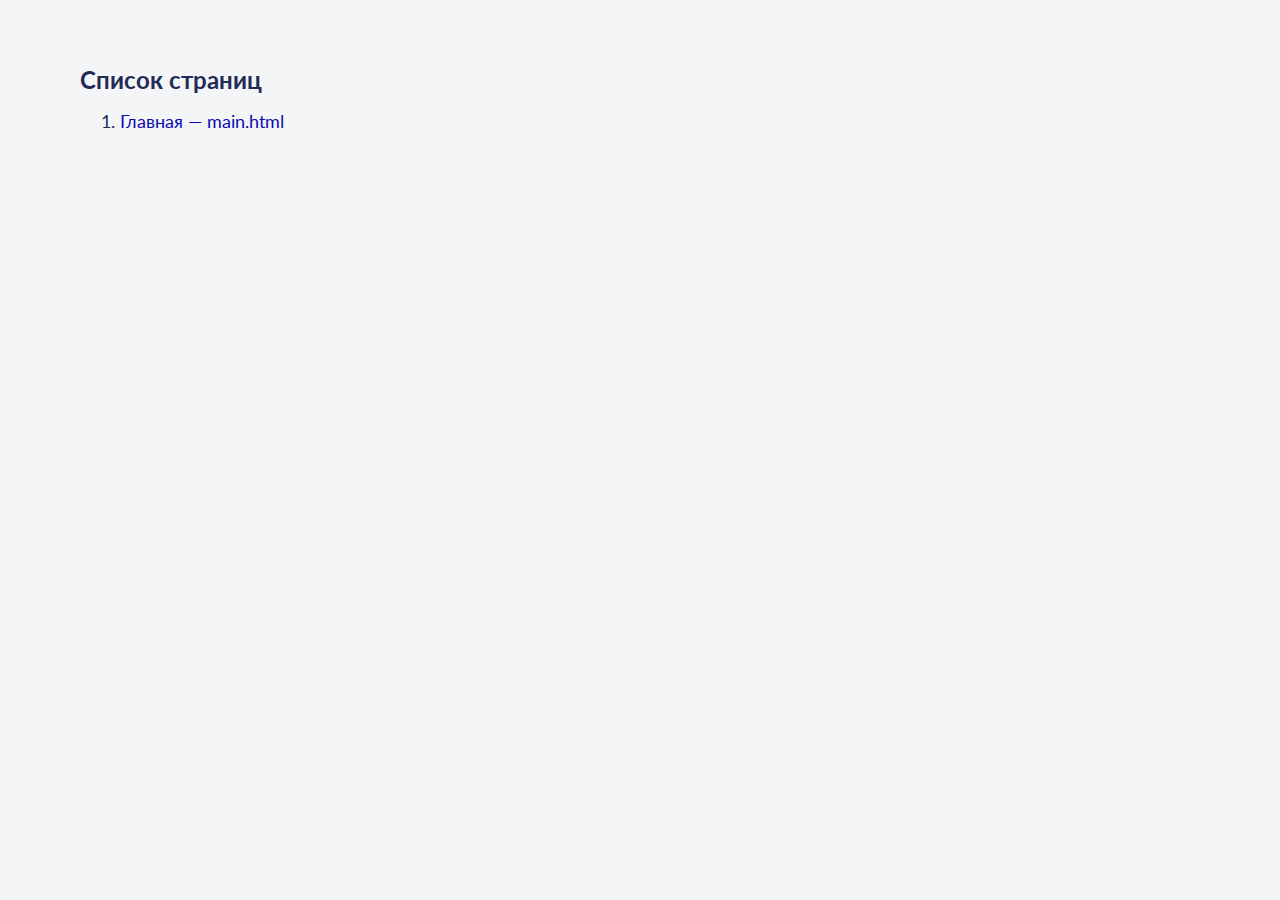
<file: index.html>
<!DOCTYPE html>
<html lang="en">
  <head>
    <title>Список страниц</title>
    <meta charset="utf-8">
    <meta name="viewport" content="width=device-width, initial-scale=1.0">
    <meta http-equiv="X-UA-Compatible" content="ie=edge">
    <meta name="description" content="Personal profile of Finom client">
    <link rel="preload" href="fonts/Lato-Regular.woff2" as="font" crossorigin="anonymous">
    <link rel="preload" href="fonts/Lato-Semibold.woff2" as="font" crossorigin="anonymous">
    <link rel="preload" href="fonts/Lato-Bold.woff2" as="font" crossorigin="anonymous">
    <link rel="preload" href="fonts/montserrat-700.woff2" as="font" crossorigin="anonymous">
    <link rel="stylesheet" href="css/style.min.css">
  </head>
  <body>
    <div class="visually-hidden"><svg xmlns="http://www.w3.org/2000/svg" xmlns:xlink="http://www.w3.org/1999/xlink"><symbol id="icon-burger" viewBox="0 0 28 22">
<line y1="1" x2="28" y2="1" stroke="currentColor" stroke-width="2"/>
<line y1="11" x2="28" y2="11" stroke="currentColor" stroke-width="2"/>
<line y1="21" x2="28" y2="21" stroke="currentColor" stroke-width="2"/>
</symbol><symbol id="icon-chat" viewBox="0 0 21 25">
<path d="M21 24.25C21 24.25 17.4647 22.8588 14.6046 21.7444H2.57812C1.15441 21.7444 0 20.5204 0 19.0108V2.98358C0 1.47398 1.15441 0.25 2.57812 0.25H18.4211C19.8448 0.25 20.9993 1.47398 20.9993 2.98358V16.7868L21 24.25ZM17.8961 15.2636C17.6482 14.9579 17.2156 14.9225 16.9269 15.1844C16.9044 15.2044 14.6653 17.1956 10.4993 17.1956C6.38491 17.1956 4.11134 15.2188 4.07083 15.1828C3.78221 14.9222 3.35071 14.9579 3.10319 15.2628C2.98435 15.4094 2.92534 15.6005 2.93928 15.7937C2.95323 15.9869 3.03897 16.1662 3.17745 16.2916C3.28397 16.3876 5.83058 18.654 10.4993 18.654C15.1687 18.654 17.7153 16.3876 17.8218 16.2916C17.9601 16.1662 18.0456 15.9871 18.0596 15.7941C18.0735 15.6011 18.0147 15.4101 17.8961 15.2636Z" fill="white"/>
<path d="M21 24.25C21 24.25 17.4647 22.8588 14.6046 21.7444H2.57812C1.15441 21.7444 0 20.5204 0 19.0108V2.98358C0 1.47398 1.15441 0.25 2.57812 0.25H18.4211C19.8448 0.25 20.9993 1.47398 20.9993 2.98358V16.7868L21 24.25ZM17.8961 15.2636C17.6482 14.9579 17.2156 14.9225 16.9269 15.1844C16.9044 15.2044 14.6653 17.1956 10.4993 17.1956C6.38491 17.1956 4.11134 15.2188 4.07083 15.1828C3.78221 14.9222 3.35071 14.9579 3.10319 15.2628C2.98435 15.4094 2.92534 15.6005 2.93928 15.7937C2.95323 15.9869 3.03897 16.1662 3.17745 16.2916C3.28397 16.3876 5.83058 18.654 10.4993 18.654C15.1687 18.654 17.7153 16.3876 17.8218 16.2916C17.9601 16.1662 18.0456 15.9871 18.0596 15.7941C18.0735 15.6011 18.0147 15.4101 17.8961 15.2636Z" fill="white"/>
</symbol><symbol id="icon-check" viewBox="0 0 14 10">
<path d="M5 10.0001C4.74 10.0001 4.49 9.90007 4.29 9.71007L0.289998 5.71007C-0.100002 5.32007 -0.100002 4.69007 0.289998 4.30007C0.679998 3.91007 1.30999 3.91007 1.69999 4.30007L5 7.59007L12.29 0.300068C12.68 -0.0899316 13.31 -0.0899316 13.7 0.300068C14.09 0.690068 14.09 1.32007 13.7 1.71007L5.69999 9.71007C5.50999 9.90007 5.26 10.0001 5 10.0001Z" fill="#758EF0"/>
</symbol><symbol id="icon-cross-bold" viewBox="0 0 9 8">
<path d="M5.44118 4L8.30476 1.13642C8.56508 0.876095 8.56508 0.455569 8.30476 0.195244C8.04443 -0.0650813 7.6239 -0.0650813 7.36358 0.195244L4.5 3.05882L1.63642 0.195244C1.3761 -0.0650813 0.95557 -0.0650813 0.695244 0.195244C0.434919 0.455569 0.434919 0.876095 0.695244 1.13642L3.55882 4L0.695244 6.86358C0.434919 7.1239 0.434919 7.54443 0.695244 7.80476C0.95557 8.06508 1.3761 8.06508 1.63642 7.80476L4.5 4.94118L7.36358 7.80476C7.6239 8.06508 8.04443 8.06508 8.30476 7.80476C8.56508 7.54443 8.56508 7.1239 8.30476 6.86358L5.44118 4Z" fill="currentColor"/>
</symbol><symbol id="icon-cross" viewBox="0 0 14 14">
<path d="M13 1L1 13" stroke="currentColor" stroke-width="1.2" stroke-linecap="round" stroke-linejoin="round"/>
<path d="M1 1L13 13" stroke="currentColor" stroke-width="1.2" stroke-linecap="round" stroke-linejoin="round"/>
</symbol><symbol id="icon-dropdown" viewBox="0 0 10 6">
<path d="M5.00751 6C4.74712 6 4.49675 5.89987 4.29645 5.70964L0.290437 1.70463C-0.100149 1.31414 -0.100149 0.683354 0.290437 0.292866C0.681023 -0.097622 1.31197 -0.097622 1.70255 0.292866L4.99749 3.58698L8.29244 0.292866C8.68302 -0.097622 9.31397 -0.097622 9.70456 0.292866C10.0951 0.683354 10.0951 1.31414 9.70456 1.70463L5.69855 5.70964C5.51828 5.89987 5.2679 6 5.00751 6Z" fill="currentColor"/>
</symbol><symbol id="icon-tesla" viewBox="0 0 32 32">
<rect width="32" height="32" rx="12" fill="#FFC2C2"/>
<path d="M20.5711 12.2H17.0831V22H14.9311V12.2H11.4431V10.432H20.5711V12.2Z" fill="#FF5762"/>
</symbol></svg>
    </div>
    <div class="wrapper">
      <style>
        .container {
          padding-top: 50px;
          padding-bottom: 50px;
        }
        
        h1 {
          font-size: 24px;
          line-height: 28px;
        }
        
        a {
          color: rgb(10, 10, 175);
        }
        
        li {
          font-size: 18px;
          line-height: 22px;
          margin-bottom: 7px;
        }
        
        img {
          width: 100%;
          max-width: 300px;
          height: auto;
          display: block;
          margin-bottom: 40px;
        }
        
        @media (max-width: 768px) {
          .container {
            padding-top: 20px;
            padding-bottom: 20px;
          }
        
          ol {
            padding-left: 20px;
          }
        
          ol li {
            margin-bottom: 15px;
          }
        }
        
      </style>
      <main class="container main-index">
        <h1>Список страниц</h1>
        <ol>
          <li><a href="main.html">Главная — main.html</a></li>
        </ol>
      </main>
    </div>
    <script src="js/vendor.min.js"></script>
    <script src="js/main.min.js"></script>
  </body>
</html>
</file>
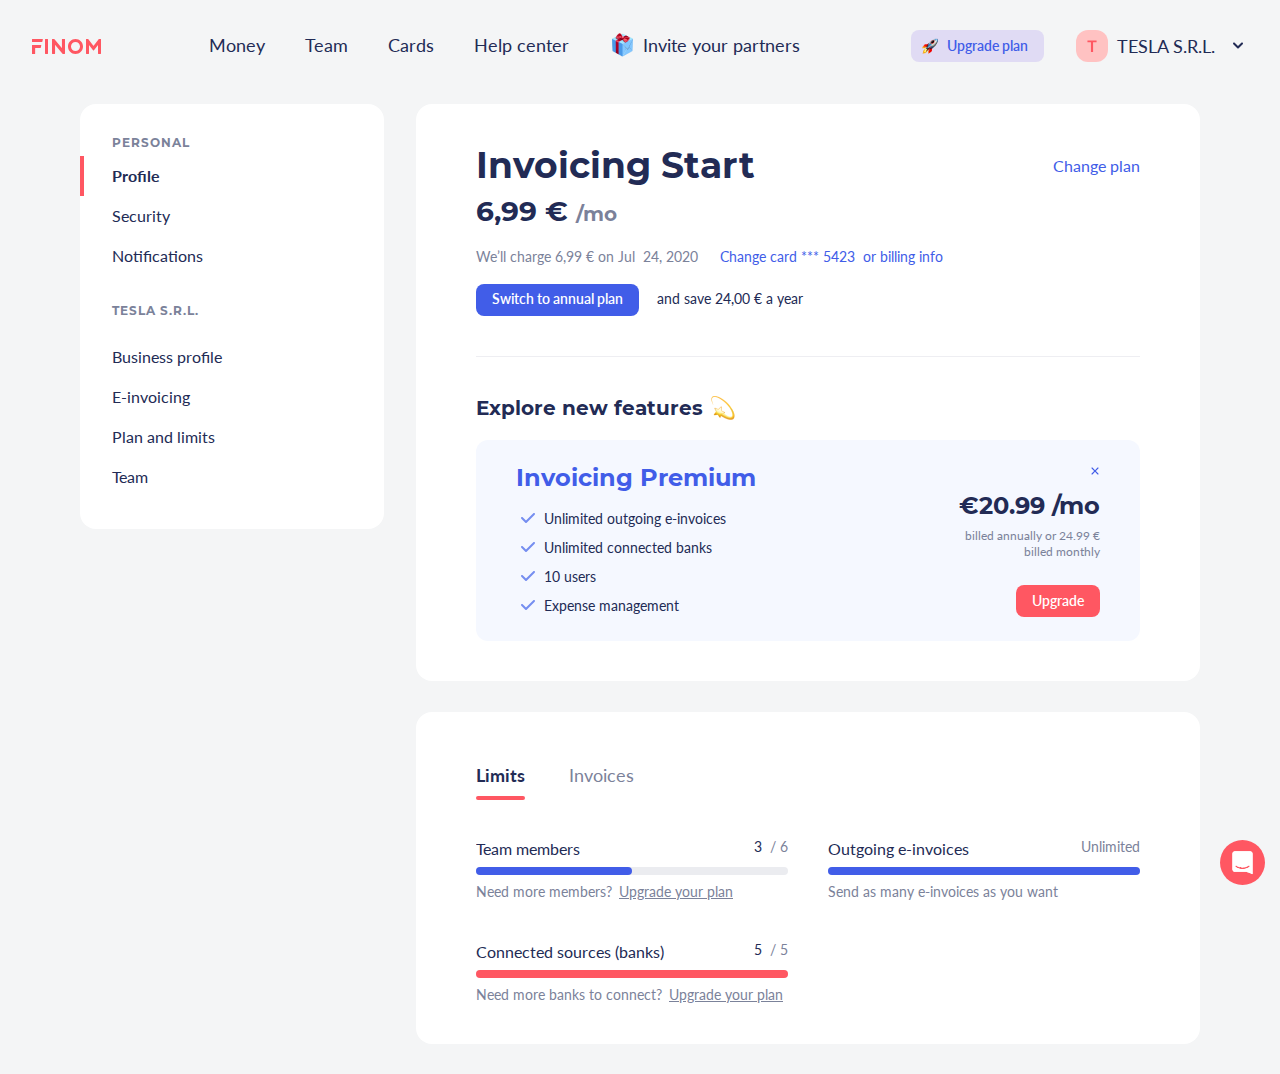
<file: main.html>
<!DOCTYPE html>
<html lang="en">
  <head>
    <title>Главная - Test</title>
    <meta charset="utf-8">
    <meta name="viewport" content="width=device-width, initial-scale=1.0">
    <meta http-equiv="X-UA-Compatible" content="ie=edge">
    <meta name="description" content="Personal profile of Finom client">
    <link rel="preload" href="fonts/Lato-Regular.woff2" as="font" crossorigin="anonymous">
    <link rel="preload" href="fonts/Lato-Semibold.woff2" as="font" crossorigin="anonymous">
    <link rel="preload" href="fonts/Lato-Bold.woff2" as="font" crossorigin="anonymous">
    <link rel="preload" href="fonts/montserrat-700.woff2" as="font" crossorigin="anonymous">
    <link rel="stylesheet" href="css/style.min.css">
  </head>
  <body>
    <div class="visually-hidden"><svg xmlns="http://www.w3.org/2000/svg" xmlns:xlink="http://www.w3.org/1999/xlink"><symbol id="icon-burger" viewBox="0 0 28 22">
<line y1="1" x2="28" y2="1" stroke="currentColor" stroke-width="2"/>
<line y1="11" x2="28" y2="11" stroke="currentColor" stroke-width="2"/>
<line y1="21" x2="28" y2="21" stroke="currentColor" stroke-width="2"/>
</symbol><symbol id="icon-chat" viewBox="0 0 21 25">
<path d="M21 24.25C21 24.25 17.4647 22.8588 14.6046 21.7444H2.57812C1.15441 21.7444 0 20.5204 0 19.0108V2.98358C0 1.47398 1.15441 0.25 2.57812 0.25H18.4211C19.8448 0.25 20.9993 1.47398 20.9993 2.98358V16.7868L21 24.25ZM17.8961 15.2636C17.6482 14.9579 17.2156 14.9225 16.9269 15.1844C16.9044 15.2044 14.6653 17.1956 10.4993 17.1956C6.38491 17.1956 4.11134 15.2188 4.07083 15.1828C3.78221 14.9222 3.35071 14.9579 3.10319 15.2628C2.98435 15.4094 2.92534 15.6005 2.93928 15.7937C2.95323 15.9869 3.03897 16.1662 3.17745 16.2916C3.28397 16.3876 5.83058 18.654 10.4993 18.654C15.1687 18.654 17.7153 16.3876 17.8218 16.2916C17.9601 16.1662 18.0456 15.9871 18.0596 15.7941C18.0735 15.6011 18.0147 15.4101 17.8961 15.2636Z" fill="white"/>
<path d="M21 24.25C21 24.25 17.4647 22.8588 14.6046 21.7444H2.57812C1.15441 21.7444 0 20.5204 0 19.0108V2.98358C0 1.47398 1.15441 0.25 2.57812 0.25H18.4211C19.8448 0.25 20.9993 1.47398 20.9993 2.98358V16.7868L21 24.25ZM17.8961 15.2636C17.6482 14.9579 17.2156 14.9225 16.9269 15.1844C16.9044 15.2044 14.6653 17.1956 10.4993 17.1956C6.38491 17.1956 4.11134 15.2188 4.07083 15.1828C3.78221 14.9222 3.35071 14.9579 3.10319 15.2628C2.98435 15.4094 2.92534 15.6005 2.93928 15.7937C2.95323 15.9869 3.03897 16.1662 3.17745 16.2916C3.28397 16.3876 5.83058 18.654 10.4993 18.654C15.1687 18.654 17.7153 16.3876 17.8218 16.2916C17.9601 16.1662 18.0456 15.9871 18.0596 15.7941C18.0735 15.6011 18.0147 15.4101 17.8961 15.2636Z" fill="white"/>
</symbol><symbol id="icon-check" viewBox="0 0 14 10">
<path d="M5 10.0001C4.74 10.0001 4.49 9.90007 4.29 9.71007L0.289998 5.71007C-0.100002 5.32007 -0.100002 4.69007 0.289998 4.30007C0.679998 3.91007 1.30999 3.91007 1.69999 4.30007L5 7.59007L12.29 0.300068C12.68 -0.0899316 13.31 -0.0899316 13.7 0.300068C14.09 0.690068 14.09 1.32007 13.7 1.71007L5.69999 9.71007C5.50999 9.90007 5.26 10.0001 5 10.0001Z" fill="#758EF0"/>
</symbol><symbol id="icon-cross-bold" viewBox="0 0 9 8">
<path d="M5.44118 4L8.30476 1.13642C8.56508 0.876095 8.56508 0.455569 8.30476 0.195244C8.04443 -0.0650813 7.6239 -0.0650813 7.36358 0.195244L4.5 3.05882L1.63642 0.195244C1.3761 -0.0650813 0.95557 -0.0650813 0.695244 0.195244C0.434919 0.455569 0.434919 0.876095 0.695244 1.13642L3.55882 4L0.695244 6.86358C0.434919 7.1239 0.434919 7.54443 0.695244 7.80476C0.95557 8.06508 1.3761 8.06508 1.63642 7.80476L4.5 4.94118L7.36358 7.80476C7.6239 8.06508 8.04443 8.06508 8.30476 7.80476C8.56508 7.54443 8.56508 7.1239 8.30476 6.86358L5.44118 4Z" fill="currentColor"/>
</symbol><symbol id="icon-cross" viewBox="0 0 14 14">
<path d="M13 1L1 13" stroke="currentColor" stroke-width="1.2" stroke-linecap="round" stroke-linejoin="round"/>
<path d="M1 1L13 13" stroke="currentColor" stroke-width="1.2" stroke-linecap="round" stroke-linejoin="round"/>
</symbol><symbol id="icon-dropdown" viewBox="0 0 10 6">
<path d="M5.00751 6C4.74712 6 4.49675 5.89987 4.29645 5.70964L0.290437 1.70463C-0.100149 1.31414 -0.100149 0.683354 0.290437 0.292866C0.681023 -0.097622 1.31197 -0.097622 1.70255 0.292866L4.99749 3.58698L8.29244 0.292866C8.68302 -0.097622 9.31397 -0.097622 9.70456 0.292866C10.0951 0.683354 10.0951 1.31414 9.70456 1.70463L5.69855 5.70964C5.51828 5.89987 5.2679 6 5.00751 6Z" fill="currentColor"/>
</symbol><symbol id="icon-tesla" viewBox="0 0 32 32">
<rect width="32" height="32" rx="12" fill="#FFC2C2"/>
<path d="M20.5711 12.2H17.0831V22H14.9311V12.2H11.4431V10.432H20.5711V12.2Z" fill="#FF5762"/>
</symbol></svg>
    </div>
    <div class="wrapper">
      <header class="header">
        <div class="header__content-wrapper">
          <button class="header__menu-btn header__menu-btn_open button js-btn-open-menu" type="button" aria-label="Open menu">
            <svg class="header__burger-icon" width="24" height="24" aria-hidden="true">
              <use xlink:href="#icon-burger"></use>
            </svg>
          </button>
          <button class="header__menu-btn header__menu-btn_close button js-btn-close-menu" type="button" aria-label="Close menu">
            <svg class="header__burger-icon" width="14" height="14" aria-hidden="true">
              <use xlink:href="#icon-cross"></use>
            </svg>
          </button>
          <div class="header__row">
            <div class="header__row-content">
              <div class="header__logo"><img class="header__logo-img" src="img/svg/logo-web-full.svg" width="69" height="15" alt="Finom logo"></div>
              <div class="header__nav">
                <nav class="main-nav">
                  <ul class="main-nav__list">
                    <li class="main-nav__item"><a class="main-nav__link hover-accent" href="#" aria-label="Money">Money</a>
                    </li>
                    <li class="main-nav__item"><a class="main-nav__link hover-accent" href="#" aria-label="Team">Team</a>
                    </li>
                    <li class="main-nav__item"><a class="main-nav__link hover-accent" href="#" aria-label="Cards">Cards</a>
                    </li>
                    <li class="main-nav__item"><a class="main-nav__link hover-accent" href="#" aria-label="Help center">Help center</a>
                    </li>
                    <li class="main-nav__item"><a class="main-nav__link main-nav__link_icon hover-accent" href="#" aria-label="Invite your partners">Invite your partners</a>
                    </li>
                  </ul>
                </nav>
              </div>
              <div class="header__profile">
                <div class="header__tarif"><a class="header__tarif-link button button_secondary" href="" aria-label="Upgrade plan">Upgrade plan</a></div>
                <form class="form-profile" action="#" method="post">
                  <div class="form-profile__select">
                    <div class="custom-select">
                      <label class="custom-select__label" for="profile"></label>
                      <select class="visually-hidden" id="profile" name="profile" aria-label="Chose profile">
                        <option value="option-tesla">TESLA S.R.L.</option>
                        <option value="option-2">Option 2</option>
                        <option value="option-3">Option 3</option>
                      </select>
                      <button class="custom-select__btn" type="button" aria-label="TESLA S.R.L.">TESLA S.R.L.
                        <svg class="custom-select__dropdown-icon" width="9" height="6" aria-hidden="true">
                          <use xlink:href="#icon-dropdown"></use>
                        </svg>
                      </button>
                      <div class="custom-select__dropdown">
                        <div class="custom-select__wrapper">
                          <ul class="custom-select__list">
                            <li class="custom-select__item">
                              <svg class="custom-select__item-icon" width="32" height="32" aria-hidden="true">
                                <use xlink:href="#icon-tesla"></use>
                              </svg><span class="custom-select__item-text">TESLA S.R.L.</span>
                            </li>
                            <li class="custom-select__item">
                              <svg class="custom-select__item-icon" width="32" height="32" aria-hidden="true">
                                <use xlink:href="#icon-tesla"></use>
                              </svg><span class="custom-select__item-text">Long Text HERE</span>
                            </li>
                            <li class="custom-select__item">
                              <svg class="custom-select__item-icon" width="32" height="32" aria-hidden="true">
                                <use xlink:href="#icon-tesla"></use>
                              </svg><span class="custom-select__item-text">OPTION 3</span>
                            </li>
                            <li class="custom-select__item">
                              <svg class="custom-select__item-icon" width="32" height="32" aria-hidden="true">
                                <use xlink:href="#icon-tesla"></use>
                              </svg><span class="custom-select__item-text">OPTION 4</span>
                            </li>
                            <li class="custom-select__item">
                              <svg class="custom-select__item-icon" width="32" height="32" aria-hidden="true">
                                <use xlink:href="#icon-tesla"></use>
                              </svg><span class="custom-select__item-text">OPTION 5</span>
                            </li>
                            <li class="custom-select__item">
                              <svg class="custom-select__item-icon" width="32" height="32" aria-hidden="true">
                                <use xlink:href="#icon-tesla"></use>
                              </svg><span class="custom-select__item-text">OPTION 6</span>
                            </li>
                          </ul>
                        </div>
                      </div>
                    </div>
                  </div>
                </form>
              </div>
            </div>
          </div>
          <div class="bg-overlay"></div>
        </div>
        <div class="mobile-nav">
          <div class="mobile-nav__wrapper">
            <div class="container">
              <div class="mobile-nav__block">
                <ul class="mobile-nav__list">
                  <li class="mobile-nav__item"><a class="mobile-nav__link" href="#">Money</a>
                  </li>
                  <li class="mobile-nav__item"><a class="mobile-nav__link" href="#">Team</a>
                  </li>
                  <li class="mobile-nav__item"><a class="mobile-nav__link" href="#">Cards</a>
                  </li>
                  <li class="mobile-nav__item"><a class="mobile-nav__link" href="#">Help center</a>
                  </li>
                  <li class="mobile-nav__item"><a class="main-nav__link main-nav__link_icon hover-accent" href="#" aria-label="Invite your partners">Invite your partners</a>
                  </li>
                </ul>
              </div>
            </div>
          </div>
        </div>
      </header>
      <main>
        <div class="page-content">
          <h1 class="visually-hidden">FINOM - personal account</h1>
          <section class="account">
            <div class="container container_no-mobile">
              <div class="account__content">
                <h2 class="visually-hidden">Personal account menu</h2>
                <div class="tabs account__tabs" data-tabs="parent" data-delay="300">
                  <div class="tabs__controls account__controls" data-tabs="controls">
                    <div class="tabs__controls-group">
                      <h3 class="tabs__title">Personal</h3>
                      <button class="tabs__control account__control hover-accent" type="button" data-tabs="control" data-index="0" aria-label="Profile">Profile</button>
                      <button class="tabs__control account__control hover-accent" type="button" data-tabs="control" data-index="1" aria-label="Security">Security</button>
                      <button class="tabs__control account__control hover-accent" type="button" data-tabs="control" data-index="2" aria-label="Notifications">Notifications</button>
                    </div>
                    <div class="tabs__controls-group">
                      <h3 class="tabs__title tabs__title_mb">Tesla s.r.L.</h3>
                      <button class="tabs__control account__control hover-accent" type="button" data-tabs="control" data-index="3" aria-label="Business profile">Business profile</button>
                      <button class="tabs__control account__control hover-accent" type="button" data-tabs="control" data-index="4" aria-label="E-invoicing">E-invoicing</button>
                      <button class="tabs__control account__control hover-accent" type="button" data-tabs="control" data-index="5" aria-label="Plan and limits">Plan and limits</button>
                      <button class="tabs__control account__control hover-accent" type="button" data-tabs="control" data-index="5" aria-label="Team">Team</button>
                    </div>
                  </div>
                  <div class="tabs__content" data-tabs="content">
                    <div class="tabs__element" data-tabs="element">
                      <div class="tabs__inner">
                        <div class="plan">
                          <div class="plan__info">
                            <div class="plan__top">
                              <h2 class="plan__title">Invoicing Start</h2><a class="plan__change hover-accent" href="#" aria-label="Change plan">Change plan</a>
                            </div>
                            <div class="plan__price-block">6,99 €&nbsp;<span class="plan__term">/mo</span></div>
                            <div class="plan__info-block">
                              <div class="plan__charge">We’ll charge 6,99 € on Jul&nbsp;&nbsp;24, 2020</div><a class="plan__link hover-accent" href="#" aria-label="Change card or billing info">Change card *** 5423&nbsp;&nbsp;or billing info</a>
                            </div>
                            <div class="plan__switch-block"><a class="plan__switch button button_main" href="#" aria-label="Change card or billing info">Switch to annual plan</a><span class="plan__save">and save 24,00 € a year</span></div>
                          </div>
                          <div class="plan__features">
                            <h3 class="plan__subtitle">Explore new features</h3>
                            <div class="premium">
                              <button class="premium__close button" type="button" aria-label="Hide">
                                <svg class="premium__close-icon" width="8" height="9" aria-hidden="true">
                                  <use xlink:href="#icon-cross-bold"></use>
                                </svg>
                              </button>
                              <div class="premium__features">
                                <h3 class="premium__title">Invoicing Premium</h3>
                                <ul class="premium__list">
                                  <li class="premium__item"><span class="premium__icon-wrapper">
                                      <svg class="premium__check-icon" width="14" height="10" aria-hidden="true">
                                        <use xlink:href="#icon-check"></use>
                                      </svg></span>Unlimited outgoing e-invoices</li>
                                  <li class="premium__item"><span class="premium__icon-wrapper">
                                      <svg class="premium__check-icon" width="14" height="10" aria-hidden="true">
                                        <use xlink:href="#icon-check"></use>
                                      </svg></span>Unlimited connected banks</li>
                                  <li class="premium__item"><span class="premium__icon-wrapper">
                                      <svg class="premium__check-icon" width="14" height="10" aria-hidden="true">
                                        <use xlink:href="#icon-check"></use>
                                      </svg></span>10 users</li>
                                  <li class="premium__item"><span class="premium__icon-wrapper">
                                      <svg class="premium__check-icon" width="14" height="10" aria-hidden="true">
                                        <use xlink:href="#icon-check"></use>
                                      </svg></span>Expense management</li>
                                </ul>
                              </div>
                              <div class="premium__prices">
                                <div class="premium__price">€20.99 /mo</div>
                                <div class="premium__terms">billed annually or 24.99&nbsp;€ billed monthly</div><a class="premium__link button button_accent" href="#" aria-label="Upgrade plan">Upgrade</a>
                              </div>
                            </div>
                          </div>
                        </div>
                        <div class="billing">
                          <div class="tabs billing__tabs" data-tabs="parent" data-delay="300">
                            <div class="tabs__controls billing__controls" data-tabs="controls">
                              <button class="tabs__control billing__control" type="button" data-tabs="control" data-index="0">Limits</button>
                              <button class="tabs__control billing__control" type="button" data-tabs="control" data-index="1">Invoices</button>
                            </div>
                            <div class="tabs__content billing__content" data-tabs="content">
                              <div class="tabs__element billing__element" data-tabs="element">
                                <div class="limits">
                                  <div class="limits__item">
                                    <div class="bar">
                                      <div class="bar__top"><span class="bar__name">Team members</span>
                                        <div class="bar__count"><span class="bar__current">3</span><span class="bar__total">&nbsp;&nbsp;/&nbsp;6</span></div>
                                      </div>
                                      <div class="bar__progress"><span class="bar__foreground"></span></div>
                                      <div class="bar__comment">Need more members?&ensp;<a class="bar__link hover-accent" href="#" aria-label="Upgrade your plan">Upgrade your plan</a></div>
                                    </div>
                                  </div>
                                  <div class="limits__item">
                                    <div class="bar">
                                      <div class="bar__top"><span class="bar__name">Outgoing e-invoices</span>
                                        <div class="bar__count"><span class="bar__current"></span><span class="bar__total">Unlimited</span></div>
                                      </div>
                                      <div class="bar__progress"><span class="bar__foreground bar__foreground_full"></span></div>
                                      <div class="bar__comment">Send as many e-invoices as you want</div>
                                    </div>
                                  </div>
                                  <div class="limits__item">
                                    <div class="bar">
                                      <div class="bar__top"><span class="bar__name">Connected sources (banks)</span>
                                        <div class="bar__count"><span class="bar__current">5</span><span class="bar__total">&nbsp;&nbsp;/&nbsp;5</span></div>
                                      </div>
                                      <div class="bar__progress"><span class="bar__foreground bar__foreground_full bar__foreground_accent"></span></div>
                                      <div class="bar__comment">Need more banks to connect?&ensp;<a class="bar__link hover-accent" href="#" aria-label="Upgrade your plan">Upgrade your plan</a></div>
                                    </div>
                                  </div>
                                </div>
                              </div>
                              <div class="tabs__element billing__element" data-tabs="element">
                                <div class="premium">
                                  <button class="premium__close button" type="button" aria-label="Hide">
                                    <svg class="premium__close-icon" width="8" height="9" aria-hidden="true">
                                      <use xlink:href="#icon-cross-bold"></use>
                                    </svg>
                                  </button>
                                  <div class="premium__features">
                                    <h3 class="premium__title">Invoicing Premium</h3>
                                    <ul class="premium__list">
                                      <li class="premium__item"><span class="premium__icon-wrapper">
                                          <svg class="premium__check-icon" width="14" height="10" aria-hidden="true">
                                            <use xlink:href="#icon-check"></use>
                                          </svg></span>Unlimited outgoing e-invoices</li>
                                      <li class="premium__item"><span class="premium__icon-wrapper">
                                          <svg class="premium__check-icon" width="14" height="10" aria-hidden="true">
                                            <use xlink:href="#icon-check"></use>
                                          </svg></span>Unlimited connected banks</li>
                                      <li class="premium__item"><span class="premium__icon-wrapper">
                                          <svg class="premium__check-icon" width="14" height="10" aria-hidden="true">
                                            <use xlink:href="#icon-check"></use>
                                          </svg></span>10 users</li>
                                      <li class="premium__item"><span class="premium__icon-wrapper">
                                          <svg class="premium__check-icon" width="14" height="10" aria-hidden="true">
                                            <use xlink:href="#icon-check"></use>
                                          </svg></span>Expense management</li>
                                    </ul>
                                  </div>
                                  <div class="premium__prices">
                                    <div class="premium__price">€20.99 /mo</div>
                                    <div class="premium__terms">billed annually or 24.99&nbsp;€ billed monthly</div><a class="premium__link button button_accent" href="#" aria-label="Upgrade plan">Upgrade</a>
                                  </div>
                                </div>
                              </div>
                            </div>
                          </div>
                        </div>
                      </div>
                    </div>
                    <div class="tabs__element" data-tabs="element">
                      <div class="tabs__inner">
                        <div class="tabs__block">atis! Ab pariatur dolor alias debitis molestiae reprehenderit tempora ducimus, atque amet inventore illum ullam laboriosam totam vel error dicta et. Lorem ipsum dolor sit amet consectetur adipisicing elit. Alias, perspiciatis! Ab pariatur dolor alias debitis molestiae reprehenderit tempora ducimus, atque amet inventore illum ullam laboriosam totam vel error dicta et.Lorem ipsum dolor sit amet consectetur adipisicing elit. Alias, perspiciatis! Ab pariatur dolor alias debitis molestiae reprehenderit tempora ducimus, atque amet inventore illum ullam laboriosam totam vel error dicta et. Lorem ipsum dolor sit amet consectetur adipisicing elit. Alias, perspiciatis! Ab pariatur dolor alias debitis molestiae reprehenderit tempora ducimus, atque amet inventore illum ullam laboriosam totam vel error dicta et.</div>
                      </div>
                    </div>
                    <div class="tabs__element" data-tabs="element">
                      <div class="tabs__inner">
                        <div class="tabs__block">jwhjewriu</div>
                      </div>
                    </div>
                    <div class="tabs__element" data-tabs="element">
                      <div class="tabs__inner">
                        <div class="tabs__block">ait tempora ducimus, atque amet inventore illum ullam laboriosam totam vel error dicta et. Lorem ipsum dolor sit amet consectetur adipisicing elit. Alias, perspiciatis! Ab pariatur dolor alias debitis molestiae reprehenderit tempora ducimus, atque amet inventore illum ullam laboriosam totam vel error dicta et.Lorem ipsum dolor sit amet consectetur adipisicing elit. Alias, perspiciatis! Ab pariatur dolor alias debitis molestiae reprehenderit tempora ducimus, atque amet inventore illum ullam laboriosam totam vel error dicta et. Lorem ipsum dolor sit amet consectetur adipisicing elit. Alias, perspiciatis! Ab pariatur dolor alias debitis molestiae reprehenderit tempora ducimus, atque amet inventore illum ullam laboriosam totam vel error dicta et.</div>
                      </div>
                    </div>
                    <div class="tabs__element" data-tabs="element">
                      <div class="tabs__inner">
                        <div class="tabs__block">E-invoicing</div>
                      </div>
                    </div>
                    <div class="tabs__element" data-tabs="element">
                      <div class="tabs__inner">
                        <div class="plan">
                          <div class="plan__info">
                            <div class="plan__top">
                              <h2 class="plan__title">Invoicing Start</h2><a class="plan__change hover-accent" href="#" aria-label="Change plan">Change plan</a>
                            </div>
                            <div class="plan__price-block">6,99 €&nbsp;<span class="plan__term">/mo</span></div>
                            <div class="plan__info-block">
                              <div class="plan__charge">We’ll charge 6,99 € on Jul&nbsp;&nbsp;24, 2020</div><a class="plan__link hover-accent" href="#" aria-label="Change card or billing info">Change card *** 5423&nbsp;&nbsp;or billing info</a>
                            </div>
                            <div class="plan__switch-block"><a class="plan__switch button button_main" href="#" aria-label="Change card or billing info">Switch to annual plan</a><span class="plan__save">and save 24,00 € a year</span></div>
                          </div>
                          <div class="plan__features">
                            <h3 class="plan__subtitle">Explore new features</h3>
                            <div class="premium">
                              <button class="premium__close button" type="button" aria-label="Hide">
                                <svg class="premium__close-icon" width="8" height="9" aria-hidden="true">
                                  <use xlink:href="#icon-cross-bold"></use>
                                </svg>
                              </button>
                              <div class="premium__features">
                                <h3 class="premium__title">Invoicing Premium</h3>
                                <ul class="premium__list">
                                  <li class="premium__item"><span class="premium__icon-wrapper">
                                      <svg class="premium__check-icon" width="14" height="10" aria-hidden="true">
                                        <use xlink:href="#icon-check"></use>
                                      </svg></span>Unlimited outgoing e-invoices</li>
                                  <li class="premium__item"><span class="premium__icon-wrapper">
                                      <svg class="premium__check-icon" width="14" height="10" aria-hidden="true">
                                        <use xlink:href="#icon-check"></use>
                                      </svg></span>Unlimited connected banks</li>
                                  <li class="premium__item"><span class="premium__icon-wrapper">
                                      <svg class="premium__check-icon" width="14" height="10" aria-hidden="true">
                                        <use xlink:href="#icon-check"></use>
                                      </svg></span>10 users</li>
                                  <li class="premium__item"><span class="premium__icon-wrapper">
                                      <svg class="premium__check-icon" width="14" height="10" aria-hidden="true">
                                        <use xlink:href="#icon-check"></use>
                                      </svg></span>Expense management</li>
                                </ul>
                              </div>
                              <div class="premium__prices">
                                <div class="premium__price">€20.99 /mo</div>
                                <div class="premium__terms">billed annually or 24.99&nbsp;€ billed monthly</div><a class="premium__link button button_accent" href="#" aria-label="Upgrade plan">Upgrade</a>
                              </div>
                            </div>
                          </div>
                        </div>
                        <div class="billing">
                          <div class="tabs billing__tabs" data-tabs="parent" data-delay="300">
                            <div class="tabs__controls billing__controls" data-tabs="controls">
                              <button class="tabs__control billing__control" type="button" data-tabs="control" data-index="0">Limits</button>
                              <button class="tabs__control billing__control" type="button" data-tabs="control" data-index="1">Invoices</button>
                            </div>
                            <div class="tabs__content billing__content" data-tabs="content">
                              <div class="tabs__element billing__element" data-tabs="element">
                                <div class="limits">
                                  <div class="limits__item">
                                    <div class="bar">
                                      <div class="bar__top"><span class="bar__name">Team members</span>
                                        <div class="bar__count"><span class="bar__current">3</span><span class="bar__total">&nbsp;&nbsp;/&nbsp;6</span></div>
                                      </div>
                                      <div class="bar__progress"><span class="bar__foreground"></span></div>
                                      <div class="bar__comment">Need more members?&ensp;<a class="bar__link hover-accent" href="#" aria-label="Upgrade your plan">Upgrade your plan</a></div>
                                    </div>
                                  </div>
                                  <div class="limits__item">
                                    <div class="bar">
                                      <div class="bar__top"><span class="bar__name">Outgoing e-invoices</span>
                                        <div class="bar__count"><span class="bar__current"></span><span class="bar__total">Unlimited</span></div>
                                      </div>
                                      <div class="bar__progress"><span class="bar__foreground bar__foreground_full"></span></div>
                                      <div class="bar__comment">Send as many e-invoices as you want</div>
                                    </div>
                                  </div>
                                  <div class="limits__item">
                                    <div class="bar">
                                      <div class="bar__top"><span class="bar__name">Connected sources (banks)</span>
                                        <div class="bar__count"><span class="bar__current">5</span><span class="bar__total">&nbsp;&nbsp;/&nbsp;5</span></div>
                                      </div>
                                      <div class="bar__progress"><span class="bar__foreground bar__foreground_full bar__foreground_accent"></span></div>
                                      <div class="bar__comment">Need more banks to connect?&ensp;<a class="bar__link hover-accent" href="#" aria-label="Upgrade your plan">Upgrade your plan</a></div>
                                    </div>
                                  </div>
                                </div>
                              </div>
                              <div class="tabs__element billing__element" data-tabs="element">
                                <div class="premium">
                                  <button class="premium__close button" type="button" aria-label="Hide">
                                    <svg class="premium__close-icon" width="8" height="9" aria-hidden="true">
                                      <use xlink:href="#icon-cross-bold"></use>
                                    </svg>
                                  </button>
                                  <div class="premium__features">
                                    <h3 class="premium__title">Invoicing Premium</h3>
                                    <ul class="premium__list">
                                      <li class="premium__item"><span class="premium__icon-wrapper">
                                          <svg class="premium__check-icon" width="14" height="10" aria-hidden="true">
                                            <use xlink:href="#icon-check"></use>
                                          </svg></span>Unlimited outgoing e-invoices</li>
                                      <li class="premium__item"><span class="premium__icon-wrapper">
                                          <svg class="premium__check-icon" width="14" height="10" aria-hidden="true">
                                            <use xlink:href="#icon-check"></use>
                                          </svg></span>Unlimited connected banks</li>
                                      <li class="premium__item"><span class="premium__icon-wrapper">
                                          <svg class="premium__check-icon" width="14" height="10" aria-hidden="true">
                                            <use xlink:href="#icon-check"></use>
                                          </svg></span>10 users</li>
                                      <li class="premium__item"><span class="premium__icon-wrapper">
                                          <svg class="premium__check-icon" width="14" height="10" aria-hidden="true">
                                            <use xlink:href="#icon-check"></use>
                                          </svg></span>Expense management</li>
                                    </ul>
                                  </div>
                                  <div class="premium__prices">
                                    <div class="premium__price">€20.99 /mo</div>
                                    <div class="premium__terms">billed annually or 24.99&nbsp;€ billed monthly</div><a class="premium__link button button_accent" href="#" aria-label="Upgrade plan">Upgrade</a>
                                  </div>
                                </div>
                              </div>
                            </div>
                          </div>
                        </div>
                      </div>
                    </div>
                    <div class="tabs__element" data-tabs="element">
                      <div class="tabs__inner">
                        <div class="tabs__block">Team</div>
                      </div>
                    </div>
                  </div>
                </div>
              </div>
            </div>
          </section>
          <div class="chat">
            <div class="chat__btn js-open-chat" title="Open chat">
              <svg class="chat__icon" width="21" height="25" aria-hidden="true">
                <use xlink:href="#icon-chat"></use>
              </svg>
            </div>
            <div class="chat__popup" id="chatForm">
              <form class="chat__form" action="#">
                <label class="chat__area-label" for="chat-area">Got some questions?</label>
                <textarea class="chat__textarea" id="chat-area" name="chat-area" required></textarea>
                <div class="chat__controls">
                  <button class="button button_main chat__send" type="submit" aria-label="Send">Send</button>
                  <button class="button button_secondary chat__close js-close-chat" type="button" aria-label="Close">Close</button>
                </div>
              </form>
            </div>
          </div>
        </div>
      </main>
    </div>
    <script src="js/vendor.min.js"></script>
    <script src="js/main.min.js"></script>
  </body>
</html>
</file>
<file: css/style.min.css>
/*! normalize.css v8.0.1 | MIT License | github.com/necolas/normalize.css */
@-webkit-keyframes radial-pulse{0%{-webkit-box-shadow:0 0 0 0 rgba(0,0,0,.3);box-shadow:0 0 0 0 rgba(0,0,0,.3)}to{-webkit-box-shadow:0 0 0 20px transparent;box-shadow:0 0 0 20px transparent}}@keyframes radial-pulse{0%{-webkit-box-shadow:0 0 0 0 rgba(0,0,0,.3);box-shadow:0 0 0 0 rgba(0,0,0,.3)}to{-webkit-box-shadow:0 0 0 20px transparent;box-shadow:0 0 0 20px transparent}}html{line-height:1.15;-webkit-text-size-adjust:100%}details,main{display:block}h1{margin:.67em 0;font-size:2em}hr{-webkit-box-sizing:content-box;box-sizing:content-box;height:0;overflow:visible}code,kbd,pre,samp{font-size:1em;font-family:monospace,monospace}a{background-color:transparent;color:#222b55;text-decoration:none}abbr[title]{-webkit-text-decoration:underline dotted;text-decoration:underline dotted;border-bottom:none}b,strong{font-weight:bolder}small{font-size:80%}sub,sup{position:relative;font-size:75%;line-height:0;vertical-align:baseline}sub{bottom:-.25em}sup{top:-.5em}img{border-style:none}button,input,optgroup,select,textarea{margin:0;font-size:100%;line-height:1.15;font-family:inherit}button,input{overflow:visible}button,select{text-transform:none}[type=button]::-moz-focus-inner,[type=reset]::-moz-focus-inner,[type=submit]::-moz-focus-inner,button::-moz-focus-inner{padding:0;border-style:none}[type=button]:-moz-focusring,[type=reset]:-moz-focusring,[type=submit]:-moz-focusring,button:-moz-focusring{outline:1px dotted ButtonText}fieldset{padding:.35em .75em .625em}legend{display:table;max-width:100%;color:inherit;white-space:normal}progress{vertical-align:baseline}textarea{overflow:auto;resize:none}[type=checkbox],[type=radio],legend{-webkit-box-sizing:border-box;box-sizing:border-box;padding:0}[type=number]::-webkit-inner-spin-button,[type=number]::-webkit-outer-spin-button{height:auto}[type=search]{outline-offset:-2px;-webkit-appearance:textfield}[type=search]::-webkit-search-decoration{-webkit-appearance:none}::-webkit-file-upload-button{font:inherit;-webkit-appearance:button}summary{display:list-item}[hidden],template{display:none}@font-face{font-family:"Lato";font-style:normal;font-weight:600;font-display:swap;src:url(../fonts/Lato-Semibold.woff2) format("woff2")}@font-face{font-family:"Lato";font-style:normal;font-weight:400;font-display:swap;src:url(../fonts/Lato-Regular.woff2) format("woff2")}@font-face{font-family:"Lato";font-style:normal;font-weight:700;font-display:swap;src:url(../fonts/Lato-Bold.woff2) format("woff2")}@font-face{font-family:"Montserrat";font-style:normal;font-weight:700;font-display:swap;src:url(../fonts/montserrat-700.woff2) format("woff2")}*,::after,::before,html{-webkit-box-sizing:border-box;box-sizing:border-box}body,html{margin:0;padding:0}body{width:100%;height:100%;font-style:normal;font-weight:400;font-size:14px;line-height:1.2;font-family:"Lato","Arial",sans-serif;color:#222b55;background-color:#f4f5f6;-webkit-font-smoothing:antialiased;-moz-osx-font-smoothing:grayscale;text-rendering:optimizeLegibility}img,video{display:block;max-width:100%}input:-webkit-autofill{-webkit-box-shadow:inset 0 0 0 1000px #fff;box-shadow:inset 0 0 0 1000px #fff;-webkit-text-fill-color:#000}input,select,textarea{border-radius:0}input::-webkit-input-placeholder,textarea::-webkit-input-placeholder{opacity:1}input::-moz-placeholder,textarea::-moz-placeholder{opacity:1}input:-ms-input-placeholder,input::-ms-input-placeholder,textarea:-ms-input-placeholder,textarea::-ms-input-placeholder{opacity:1}input::placeholder,textarea::placeholder{opacity:1}input:invalid,textarea:invalid{-webkit-box-shadow:none;box-shadow:none}input[type=search]::-webkit-search-cancel-button,input[type=search]::-webkit-search-decoration,input[type=search]::-webkit-search-results-button,input[type=search]::-webkit-search-results-decoration{-webkit-appearance:none;appearance:none}input::-webkit-inner-spin-button,input::-webkit-outer-spin-button{margin:0;-webkit-appearance:none;appearance:none}input[type=number]{-webkit-appearance:textfield;-moz-appearance:textfield;appearance:textfield}input:matches([type=email],[type=number],[type=password],[type=search],[type=tel],[type=text],[type=url]),select,textarea{-webkit-appearance:none;-moz-appearance:none;appearance:none}[type=button],[type=reset],[type=submit],button{-webkit-appearance:none;-moz-appearance:none;appearance:none}.wrapper{position:relative;display:flex;flex-direction:column;min-height:100vh;min-height:calc(100*var(--vh, 1vh));overflow:hidden}.wrapper--no-scrollbar{height:100vh;height:calc(100*var(--vh, 1vh));-ms-overflow-style:none;scrollbar-width:none}.wrapper--no-scrollbar::-webkit-scrollbar{display:none}.wrapper .footer,.wrapper .header{flex-shrink:0}.wrapper main{flex-grow:1}.scroll-lock-ios{position:fixed;overflow:hidden}.scroll-lock{overflow:hidden}.visually-hidden{position:absolute;width:1px;height:1px;margin:-1px;clip:rect(0 0 0 0)}.no-transition{-webkit-transition:none!important;transition:none!important}.hover-accent{-webkit-transition:color .3s ease;transition:color .3s ease}.container{width:100%;max-width:1120px;margin:0 auto;padding:0}.account{margin-bottom:30px}.account__tabs{display:grid;grid-template-columns:304px auto;-webkit-column-gap:32px;-moz-column-gap:32px;column-gap:32px}.account__controls{flex-direction:column;padding:32px 0;background-color:#fff;border-radius:16px}.account__control{width:100%;padding:12px 32px;font-size:16px;line-height:1;background-color:#fff;color:#222b55;text-align:left}.account__control.is-active{font-weight:700}.account__control.is-active::before{left:0;top:0;height:100%;width:4px}.bar{display:flex;flex-direction:column;width:100%;row-gap:9px}.bar__top{display:flex;justify-content:space-between;align-items:flex-start;font-size:16px}.bar__count{display:flex;font-size:14px;color:#7b829a}.bar__current{color:#222b55}.bar__comment{display:flex;flex-wrap:wrap;font-size:14px;color:#7b829a}.bar__link{color:#7b829a;text-decoration:underline}.bar__progress{display:flex;position:relative;width:100%;height:8px;background-color:#ebecf0;border-radius:4px}.bar__foreground{position:absolute;left:0;top:0;width:50%;height:8px;background-color:#415de8;border-radius:4px}.bar__foreground_full{width:100%}.bar__foreground_accent,.chat__btn{background-color:#ff5762}.chat__btn{z-index:1;position:fixed;right:15px;bottom:15px;display:flex;align-items:center;justify-content:center;width:45px;height:45px;border-radius:50%;cursor:pointer;-webkit-animation:1.6s ease 0s infinite normal none running radial-pulse;animation:1.6s ease 0s infinite normal none running radial-pulse}.chat__icon{width:21px;height:24px}.chat__popup{z-index:1;position:fixed;display:none;bottom:15px;right:15px;background-color:#f5f8ff;border-radius:16px;-webkit-box-shadow:0 6px 8px 6px rgba(215,215,215,.4);box-shadow:0 6px 8px 6px rgba(215,215,215,.4)}.chat__form{max-width:320px;padding:20px 18px}.chat__area-label{display:inline-block;margin-bottom:14px;font-weight:600;-webkit-user-select:none;-moz-user-select:none;-ms-user-select:none;user-select:none}.chat__textarea{width:100%;min-height:200px;padding:15px;margin-bottom:20px;background:#fff;resize:none;border-radius:12px;border:1px solid transparent}.chat__textarea:focus{border:1px solid #415de8;outline:0}.chat__controls{display:flex;flex-direction:column;gap:14px}.chat__close,.chat__send{width:100%}.custom-select{position:relative;height:100%;cursor:pointer}.custom-select__btn,.custom-select__dropdown-icon{color:#222b55;-webkit-transition:all .3s ease;transition:all .3s ease}.custom-select__dropdown-icon{top:39%;right:5px;position:absolute;width:10px;height:7px}.custom-select__btn{position:relative;display:block;width:100%;height:32px;padding:0 0 0 8px;font-size:18px;white-space:nowrap;text-overflow:ellipsis;background-color:#f4f5f6;border:0;border-radius:3px;overflow:hidden;cursor:pointer}.custom-select__btn::before{position:absolute;left:0;top:0;width:32px;height:32px;content:"";background-image:url(../img/svg/ava-tesla.svg);background-repeat:no-repeat;background-position:center;background-size:contain}.custom-select__btn:focus,.custom-select__btn:hover{color:#415de8;background-color:#f5f8ff}.custom-select__btn:focus .custom-select__dropdown-icon,.custom-select__btn:hover .custom-select__dropdown-icon{color:#415de8}.custom-select__dropdown{display:none}.custom-select .same-as-selected,.custom-select__item:focus,.custom-select__item:hover{color:#222b55;border-radius:3px}.custom-select._open .custom-select__dropdown-icon{-webkit-transform:scale(1,-1);transform:scale(1,-1)}.custom-select._open .custom-select__btn{background-color:#f5f8ff}.custom-select._open .custom-select__dropdown{z-index:10;position:absolute;display:block;top:100%;left:0;right:0;background-color:#f4f5f6}.custom-select._open .custom-select__wrapper{margin:10px 0}.custom-select._open .custom-select__list{margin:0;padding:0;list-style:none;max-height:132px;overflow-y:scroll;-webkit-overflow-scrolling:touch;font-size:18px;color:#222b55;-webkit-transition:all .3s ease;transition:all .3s ease}.custom-select._open .custom-select__list::-webkit-scrollbar{width:7px;height:8px;background-color:#f5f8ff;border-radius:3px}.custom-select._open .custom-select__list::-webkit-scrollbar-thumb{background-color:#7b829a;border-radius:3px}.custom-select._open .custom-select__item-text{display:contents;max-width:100%;line-height:1.1;text-transform:uppercase;-ms-text-overflow:ellipsis;text-overflow:ellipsis;overflow:hidden;-ms-line-clamp:1;-webkit-line-clamp:1;line-clamp:1;word-wrap:break-word;display:-webkit-box;-webkit-box-orient:vertical}.custom-select._open .custom-select__item{display:flex;align-items:center;padding:8px 1px;cursor:pointer}.custom-select._open .custom-select__item:first-of-type{padding-top:0}.custom-select._open .custom-select__item:focus,.custom-select._open .custom-select__item:hover{color:#415de8}.custom-select._open .custom-select__item-icon{width:32px;height:32px;margin-right:8px}.form-profile__select{width:172px}[data-tabs=parent]{overflow:hidden}[data-tabs=parent].no-transition-global [data-tabs=content],[data-tabs=parent].no-transition-global [data-tabs=control],[data-tabs=parent].no-transition-global [data-tabs=element],[data-tabs=parent].no-transition>[data-tabs=content],[data-tabs=parent].no-transition>[data-tabs=control],[data-tabs=parent].no-transition>[data-tabs=element]{-webkit-transition:none;transition:none}[data-tabs=parent] [data-tabs=content]{position:relative}[data-tabs=element]{position:absolute;visibility:hidden;opacity:0;-webkit-transition:opacity .3s ease-in,visibility .3s ease-in;transition:opacity .3s ease-in,visibility .3s ease-in}[data-tabs=element].is-active{z-index:1;visibility:visible;opacity:1}.tabs{max-width:100%}.tabs__title{margin:0 0 6px;padding:0 32px;font-family:"Montserrat","Arial",sans-serif;font-size:12px;font-weight:700;color:#7b829a;text-transform:uppercase;letter-spacing:1px}.tabs__title_mb{margin-bottom:18px}.tabs__controls-group{display:flex;flex-direction:column}.tabs__controls-group:not(:last-of-type){margin-bottom:28px}.tabs__controls{display:flex;height:-webkit-fit-content;height:-moz-fit-content;height:fit-content}.tabs__control{display:inline-flex;align-items:center;min-width:auto;justify-content:flex-start;border:0;outline:0;cursor:pointer;-webkit-transition:all .3s ease;transition:all .3s ease}.tabs__control.is-active{position:relative;pointer-events:none}.tabs__control.is-active::before{position:absolute;content:"";background-color:#ff5762}.tabs__content{-webkit-transition:height .3s;transition:height .3s}.tabs__element{width:100%}.tabs__inner{display:flex;flex-direction:column;row-gap:31px}.tabs__block{padding:40px 60px;background-color:#fff;border-radius:16px}.plan,.plan__info{display:flex;flex-direction:column}.plan{padding:40px 60px;background-color:#fff;border-radius:16px}.plan__info{border-bottom:1px solid rgba(34,43,85,.08)}.plan__top{display:flex;justify-content:space-between;align-items:center;margin-bottom:8px}.plan__title{margin:0;font-family:"Montserrat","Arial",sans-serif;font-weight:700;font-size:36px}.plan__change{height:100%;display:inline-flex;flex-shrink:0;align-items:center;margin-left:18px;font-size:16px;color:#415de8}.plan__price-block,.plan__term{font-family:"Montserrat","Arial",sans-serif;font-weight:700}.plan__price-block{margin-bottom:20px;font-size:28px}.plan__term{font-size:20px;color:rgba(34,43,85,.6)}.plan__info-block{display:flex;flex-wrap:wrap;gap:22px;margin-bottom:18px}.plan__charge{color:#7b829a;font-size:14px;line-height:1.1}.plan__link{font-size:14px;color:#415de8}.plan__switch-block{display:flex;align-items:center;flex-wrap:wrap;gap:18px;margin-bottom:40px}.plan__features{display:flex;flex-direction:column;padding-top:39px}.plan__subtitle{position:relative;width:-webkit-fit-content;width:-moz-fit-content;width:fit-content;max-width:90%;margin:0 0 20px;font-size:20px;font-family:"Montserrat","Arial",sans-serif;font-weight:700}.plan__subtitle::after{position:absolute;bottom:0;right:-32px;width:24px;height:24px;content:"";background-image:-webkit-image-set(url(../img/content/dizzy.png) 1x,url(../img/content/dizzy@2x.png) 2x);background-repeat:no-repeat;background-position:center}.limits{display:grid;grid-template-columns:1fr 1fr;-webkit-column-gap:40px;-moz-column-gap:40px;column-gap:40px;row-gap:41px}.billing{padding:40px 60px;background-color:#fff;border-radius:16px}.billing__tabs{display:flex;flex-direction:column}.billing__controls{flex-direction:row;flex-wrap:wrap;-webkit-column-gap:44px;-moz-column-gap:44px;column-gap:44px;row-gap:16px;padding:0;margin-bottom:39px}.billing__control{width:unset;padding:12px 0;font-size:18px;line-height:1.3;color:#7b829a;background-color:#fff}.billing__control.is-active{font-weight:700;color:#222b55}.billing__control.is-active::before{left:0;right:0;top:unset;bottom:0;height:4px;width:100%;border-radius:4px}.premium{position:relative;display:flex;justify-content:space-between;padding:24px 40px;background-color:#f5f8ff;border-radius:12px}.premium__title{margin:0 0 14px;font-size:24px;font-family:"Montserrat","Arial",sans-serif;font-weight:700;color:#415de8}.premium__close,.premium__close-icon{-webkit-transition:color .3s ease;transition:color .3s ease}.premium__close{position:absolute;right:37.5px;top:23px;display:flex;align-items:center;justify-content:center;flex-shrink:0;padding:0;background-color:transparent;width:16px;height:16px}.premium__close-icon{width:8px;height:8px;color:#415de8}.premium__features{display:flex;flex-direction:column}.premium__list{margin:0;padding:0;list-style:none}.premium__item{display:flex;align-items:center;line-height:1.5}.premium__item:not(:last-child){margin-bottom:5px}.premium__icon-wrapper{display:flex;flex-shrink:0;align-items:center;justify-content:center;width:24px;height:24px;margin-right:4px}.premium__prices{display:flex;flex-shrink:0;flex-direction:column;align-items:flex-end;justify-content:end;max-width:170px}.premium__link{margin-top:25px}.premium__terms{max-width:160px;margin-top:8px;font-size:12px;line-height:16px;text-align:right;color:#7b829a}.premium__price{font-family:"Montserrat","Arial",sans-serif;font-weight:700;font-size:24px;text-align:end}.bg-overlay{position:fixed;top:0;left:0;z-index:2;width:100%;height:0;background:#d7d7d7;opacity:0;pointer-events:none;-webkit-transition:opacity .3s ease;transition:opacity .3s ease}.bg-overlay.active{height:100%;opacity:.32;pointer-events:auto}.button{display:inline-flex;align-items:center;justify-content:center;border:0;cursor:pointer;outline:0;-webkit-transition:all .3s ease;transition:all .3s ease}.button_main{height:32px;padding:8px 16px;font-weight:600;background-color:#415de8;color:#fff;border-radius:8px}.button_accent:focus-visible,.button_main:focus-visible,.button_secondary:focus-visible{outline:0}.button_accent,.button_secondary{height:32px;font-weight:600;border-radius:8px}.button_secondary{background-color:rgba(84,29,232,.12);padding:8px 16px 8px 12px;color:#415de8}.button_accent{padding:8px 16px;background-color:#ff5762;color:#fff}.header{z-index:100;width:100%;position:fixed;display:flex;flex-direction:column;min-height:92px;padding:30px 0;background-color:#f4f5f6}.header__content-wrapper{position:relative;display:flex;align-items:center;width:100%;padding:0 32px}.header.mobile-active{position:fixed;height:100%;overflow:scroll}.header__logo{display:flex;align-self:center;width:100%;max-width:69px;min-width:30px;margin-right:107.5px;-webkit-user-select:none;-moz-user-select:none;-ms-user-select:none;user-select:none}.header__logo-img{width:69px;height:15px;-o-object-fit:contain;object-fit:contain}.header__row-content{display:grid;grid-template-columns:auto minmax(600px,1120px) auto;width:100%;align-items:flex-start}.header__nav{display:flex;align-self:center}.header__row{width:100%}.header__profile{display:flex;align-items:center;align-self:center;-webkit-column-gap:32px;-moz-column-gap:32px;column-gap:32px;margin-left:auto}.header__tarif{display:flex;flex-wrap:wrap;gap:10px}.header__tarif-link{position:relative;padding-left:36px;width:-webkit-max-content;width:-moz-max-content;width:max-content}.header__tarif-link::before,.main-nav__link_icon::before{position:absolute;left:11px;top:8px;width:16px;height:16px;content:"";background-image:-webkit-image-set(url(../img/content/rocket.png) 1x,url(../img/content/rocket@2x.png) 2x);background-repeat:no-repeat;background-position:center}.header__menu-btn{padding:0;width:28px;height:-webkit-fit-content;height:-moz-fit-content;height:fit-content;margin-right:15px;display:flex;align-items:center;justify-content:center;flex-shrink:0;background-color:transparent}.header__menu-btn._show{display:flex}.header__burger-icon{width:100%;height:100%;color:#222b55}.header__menu-btn._hide,.header__menu-btn_close,.header__menu-btn_open{display:none}.main-nav{display:flex;flex-direction:row}.main-nav__list{margin:0;padding:0;list-style:none;display:flex;flex-wrap:wrap;-webkit-column-gap:40px;-moz-column-gap:40px;column-gap:40px;row-gap:14px;font-size:18px}.main-nav__item{display:flex;justify-content:center;align-items:center}.main-nav__link{text-align:center}.main-nav__link_icon{position:relative;margin-left:13px;padding-left:21px}.main-nav__link_icon::before{left:-12px;top:-2px;width:25px;height:24px;background-image:-webkit-image-set(url(../img/content/gift.png) 1x,url(../img/content/gift@2x.png) 2x)}.main-nav__icon-img{flex-shrink:0;width:25px;height:24px;margin-right:8px}.mobile-nav{position:relative}.mobile-nav__block:not(:last-of-type){margin-bottom:20px}.mobile-nav__wrapper{display:none;opacity:0;height:0;-webkit-transition:opacity .3s ease,-webkit-transform .3s ease;transition:transform .3s ease,opacity .3s ease;transition:transform .3s ease,opacity .3s ease,-webkit-transform .3s ease}.mobile-nav__wrapper_active{display:block;z-index:5;position:absolute;top:-1px;left:0;opacity:100;width:100%;height:auto;background-color:#fff;padding:20px 0 28px}.mobile-nav__list{margin:0;padding:0;list-style:none;display:flex;flex-direction:column}.mobile-nav__item{margin-bottom:12px;font-size:16px;line-height:24px}.page-content{margin-top:104px}@media (hover:hover),screen and (min-width:768px){.hover-accent:focus,.hover-accent:hover,.premium__close:focus .premium__close-icon,.premium__close:hover .premium__close-icon{color:#ff5762}.hover-accent:focus-visible,.premium__close:focus-visible{outline:0}.button_main:focus,.button_main:hover{background-color:#344ab9}.button_secondary:focus,.button_secondary:hover{background-color:#7b829a;color:#fff}.button_accent:focus,.button_accent:hover{background-color:#e54e58}}@media (max-width:1279px){.container{padding:0 32px}.header__logo{margin-right:0}.header__row-content{grid-template-columns:90px auto auto}.header__profile{margin-left:auto}.header__profile,.main-nav__list{-webkit-column-gap:20px;-moz-column-gap:20px;column-gap:20px}}@media (max-width:1023px){.account__tabs{grid-template-columns:234px auto}.custom-select._open .custom-select__dropdown{background-color:#f5f8ff}.form-profile .custom-select__btn{background-color:#fff}.plan,.tabs__block{padding:20px 30px}.premium{padding:18px 30px}.bg-overlay{top:76px}.header{position:fixed;background-color:#fff}.header__row-content{display:flex;justify-content:space-between}.header__nav{display:none}.header__menu-btn_open{display:flex}.main-nav__item{padding:8px}}@media (max-width:767px){.account__control.is-active::before,.hidden-mobile{display:none}.container{max-width:100%;padding:0 18px}.container_no-mobile{padding:0}.account{margin-bottom:20px}.account__tabs{display:flex;flex-direction:column;row-gap:16px}.account__controls{flex-direction:row;flex-wrap:nowrap;overflow-x:auto;white-space:nowrap;padding:10px 0 0;border-radius:unset}.account__control{padding:12px 18px;font-size:14px;border-radius:8px}.account__control.is-active{background-color:#7b829a;color:#f5f8ff}.tabs__title_mb{margin-bottom:0}.tabs__title{display:inline-flex;justify-content:center;align-items:center;padding:0 18px;margin:0;white-space:nowrap}.tabs__controls-group{flex-direction:row;margin-bottom:14px}.tabs__controls-group:not(:last-of-type){margin-bottom:14px}.tabs__controls-group:last-child>.tabs__control:last-of-type{margin-right:26px}.plan,.tabs__block{padding:20px 18px}.plan__title{font-size:26px}.plan__switch-block{justify-content:center;margin-bottom:20px}.plan__switch{width:100%;max-width:200px}.plan__features{padding-top:29px}.limits{display:flex;flex-direction:column}.billing{padding:20px 0}.billing__controls{margin-bottom:20px;padding-bottom:20px;flex-direction:row;flex-wrap:nowrap;overflow-x:auto;white-space:nowrap;border-radius:unset}.billing__control{padding:12px 0;font-size:14px}.billing__control:first-of-type{margin-left:18px}.billing__control:last-of-type{margin-right:26px}.billing__element{padding:0 18px}.premium{flex-direction:column;row-gap:12px;padding:18px 24px}.premium__title{font-size:20px}.premium__close{right:20px;top:18px}.premium__prices{align-items:center;justify-content:flex-start;max-width:100%}.premium__link{width:100%;max-width:200px;margin-bottom:14px}.premium__price,.premium__terms{text-align:center}.header{padding:18px 0;border-bottom:1px solid #d7d7d7}.header__content-wrapper{align-items:flex-start;padding:0 18px}.header__logo{width:50px;min-width:-webkit-fit-content;min-width:-moz-fit-content;min-width:fit-content;align-self:flex-start;padding-top:6px}.header__profile{flex-direction:column;align-items:flex-end;row-gap:20px}.main-nav__list{display:none}.mobile-nav__wrapper_active{top:-33px}.page-content{margin-top:121px}}@media (max-width:374px){.custom-select__btn{font-size:14px}.custom-select._open .custom-select__list{max-height:107px;font-size:14px}.custom-select._open .custom-select__item-icon,.custom-select__btn::before{top:5px;width:22px;height:22px}.form-profile__select{width:142px}}
/*# sourceMappingURL=style.min.css.map */
</file>
